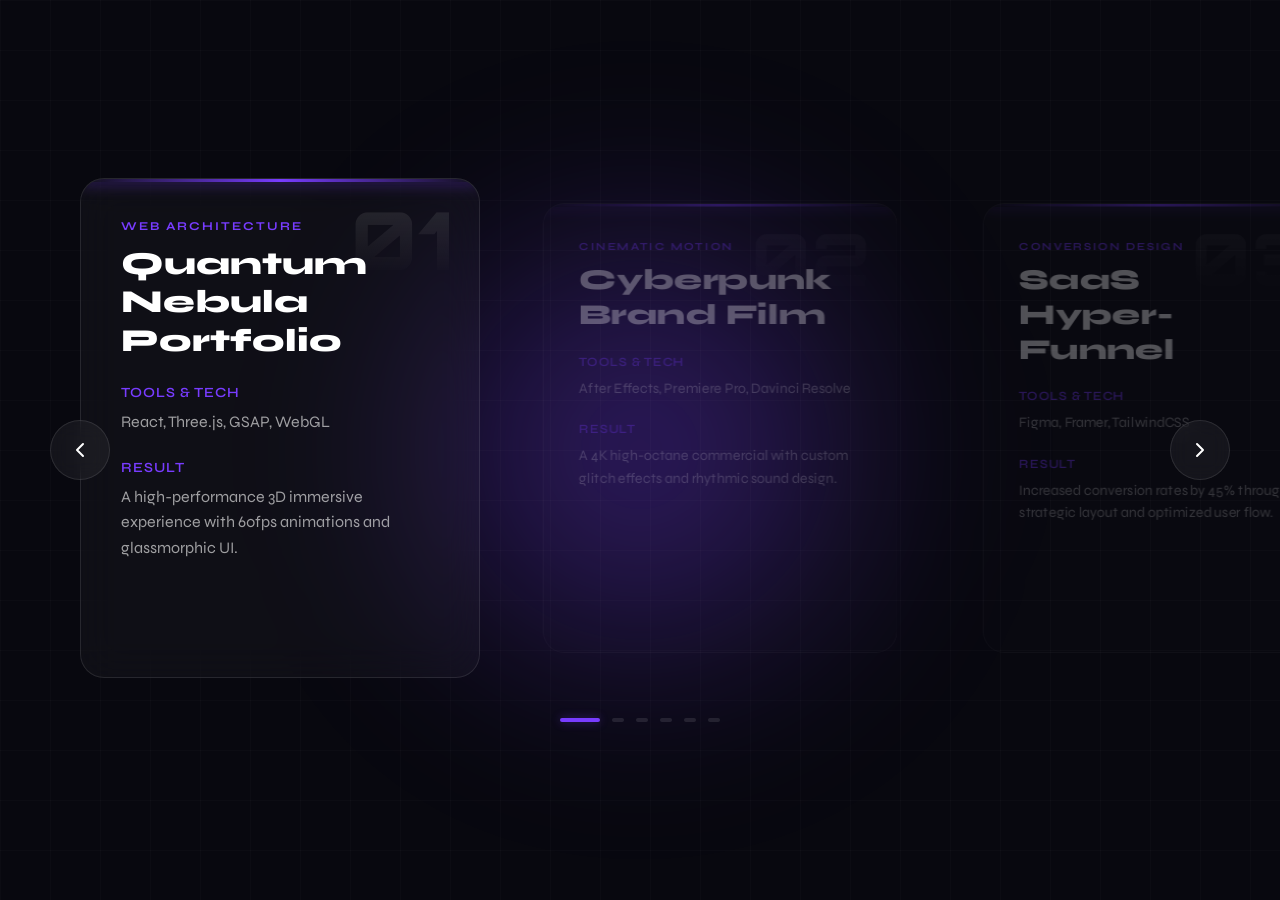
<file: futuristic-carousel/index.html>
<!DOCTYPE html>
<html lang="en">
<head>
    <meta charset="UTF-8">
    <meta name="viewport" content="width=device-width, initial-scale=1.0">
    <title>Futuristic Card Carousel | 3D Portfolio</title>
    <!-- Google Fonts: Orbitron (Labels), Syne (Body) -->
    <link rel="preconnect" href="https://fonts.googleapis.com">
    <link rel="preconnect" href="https://fonts.gstatic.com" crossorigin>
    <link href="https://fonts.googleapis.com/css2?family=Orbitron:wght@400;700;900&family=Syne:wght@400;600;700;800&display=swap" rel="stylesheet">
    <link rel="stylesheet" href="style.css">
</head>
<body>
    <div class="glow-bg"></div>
    <div class="grid-overlay"></div>

    <main class="carousel-container">
        <div class="carousel-wrapper" id="carouselWrapper">
            <!-- Card 01: Web Development -->
            <div class="carousel-card">
                <div class="card-inner">
                    <div class="card-glow-border"></div>
                    <div class="card-number">01</div>
                    <div class="card-content">
                        <div class="category-tag">Web Architecture</div>
                        <h2 class="card-title">Quantum Nebula Portfolio</h2>
                        <div class="section">
                            <h3 class="section-label">Tools & Tech</h3>
                            <p class="section-text">React, Three.js, GSAP, WebGL</p>
                        </div>
                        <div class="section">
                            <h3 class="section-label">Result</h3>
                            <p class="section-text">A high-performance 3D immersive experience with 60fps animations and glassmorphic UI.</p>
                        </div>
                    </div>
                </div>
            </div>

            <!-- Card 02: Video Editing -->
            <div class="carousel-card">
                <div class="card-inner">
                    <div class="card-glow-border"></div>
                    <div class="card-number">02</div>
                    <div class="card-content">
                        <div class="category-tag">Cinematic Motion</div>
                        <h2 class="card-title">Cyberpunk Brand Film</h2>
                        <div class="section">
                            <h3 class="section-label">Tools & Tech</h3>
                            <p class="section-text">After Effects, Premiere Pro, Davinci Resolve</p>
                        </div>
                        <div class="section">
                            <h3 class="section-label">Result</h3>
                            <p class="section-text">A 4K high-octane commercial with custom glitch effects and rhythmic sound design.</p>
                        </div>
                    </div>
                </div>
            </div>

            <!-- Card 03: Landing Page -->
            <div class="carousel-card">
                <div class="card-inner">
                    <div class="card-glow-border"></div>
                    <div class="card-number">03</div>
                    <div class="card-content">
                        <div class="category-tag">Conversion Design</div>
                        <h2 class="card-title">SaaS Hyper-Funnel</h2>
                        <div class="section">
                            <h3 class="section-label">Tools & Tech</h3>
                            <p class="section-text">Figma, Framer, TailwindCSS</p>
                        </div>
                        <div class="section">
                            <h3 class="section-label">Result</h3>
                            <p class="section-text">Increased conversion rates by 45% through strategic layout and optimized user flow.</p>
                        </div>
                    </div>
                </div>
            </div>

            <!-- Card 04: UI/UX -->
            <div class="carousel-card">
                <div class="card-inner">
                    <div class="card-glow-border"></div>
                    <div class="card-number">04</div>
                    <div class="card-content">
                        <div class="category-tag">User Experience</div>
                        <h2 class="card-title">Nexus OS Interface</h2>
                        <div class="section">
                            <h3 class="section-label">Tools & Tech</h3>
                            <p class="section-text">Adobe XD, Spline, Lottie</p>
                        </div>
                        <div class="section">
                            <h3 class="section-label">Result</h3>
                            <p class="section-text">A futuristic operating system mockup with interactive 3D widgets and fluid navigation.</p>
                        </div>
                    </div>
                </div>
            </div>

            <!-- Card 05: Branding -->
            <div class="carousel-card">
                <div class="card-inner">
                    <div class="card-glow-border"></div>
                    <div class="card-number">05</div>
                    <div class="card-content">
                        <div class="category-tag">Identity Design</div>
                        <h2 class="card-title">Astral Identity System</h2>
                        <div class="section">
                            <h3 class="section-label">Tools & Tech</h3>
                            <p class="section-text">Illustrator, Photoshop, Midjourney</p>
                        </div>
                        <div class="section">
                            <h3 class="section-label">Result</h3>
                            <p class="section-text">Unified brand language for a space-tech startup, including logo and motion assets.</p>
                        </div>
                    </div>
                </div>
            </div>

            <!-- Card 06: E-commerce -->
            <div class="carousel-card">
                <div class="card-inner">
                    <div class="card-glow-border"></div>
                    <div class="card-number">06</div>
                    <div class="card-content">
                        <div class="category-tag">Direct to Consumer</div>
                        <h2 class="card-title">Veloce Gear Shop</h2>
                        <div class="section">
                            <h3 class="section-label">Tools & Tech</h3>
                            <p class="section-text">Next.js, Stripe, Sanity.io</p>
                        </div>
                        <div class="section">
                            <h3 class="section-label">Result</h3>
                            <p class="section-text">Blazing fast storefront with seamless checkout and real-time inventory tracking.</p>
                        </div>
                    </div>
                </div>
            </div>
        </div>

        <div class="nav-controls">
            <button class="nav-btn prev" id="prevBtn">
                <svg viewBox="0 0 24 24" fill="none" stroke="currentColor" stroke-width="2" stroke-linecap="round" stroke-linejoin="round"><polyline points="15 18 9 12 15 6"></polyline></svg>
            </button>
            <button class="nav-btn next" id="nextBtn">
                <svg viewBox="0 0 24 24" fill="none" stroke="currentColor" stroke-width="2" stroke-linecap="round" stroke-linejoin="round"><polyline points="9 18 15 12 9 6"></polyline></svg>
            </button>
        </div>

        <div class="dots-container" id="dotsContainer">
            <!-- Dots will be generated via JS -->
        </div>
    </main>

    <script src="script.js"></script>
</body>
</html>
</file>
<file: futuristic-carousel/style.css>
:root {
    --bg-color: #08080f;
    --accent-color: rgba(120, 60, 255, 1);
    --accent-glow: rgba(120, 60, 255, 0.4);
    --text-primary: #ffffff;
    --text-secondary: rgba(255, 255, 255, 0.6);
    --glass-bg: rgba(255, 255, 255, 0.03);
    --glass-border: rgba(255, 255, 255, 0.1);
    --easing: cubic-bezier(0.23, 1, 0.32, 1);
}

* {
    margin: 0;
    padding: 0;
    box-sizing: border-box;
}

body {
    background-color: var(--bg-color);
    color: var(--text-primary);
    font-family: 'Syne', sans-serif;
    overflow: hidden;
    height: 100vh;
    display: flex;
    align-items: center;
    justify-content: center;
}

/* Background Glow */
.glow-bg {
    position: fixed;
    top: 50%;
    left: 50%;
    transform: translate(-50%, -50%);
    width: 600px;
    height: 600px;
    background: radial-gradient(circle, var(--accent-glow) 0%, transparent 70%);
    z-index: -1;
    filter: blur(80px);
    animation: pulse 8s ease-in-out infinite;
}

@keyframes pulse {
    0%, 100% { transform: translate(-50%, -50%) scale(1); opacity: 0.5; }
    50% { transform: translate(-50%, -50%) scale(1.2); opacity: 0.8; }
}

/* Grid Overlay */
.grid-overlay {
    position: fixed;
    top: 0;
    left: 0;
    width: 100%;
    height: 100%;
    background-image: 
        linear-gradient(rgba(255, 255, 255, 0.02) 1px, transparent 1px),
        linear-gradient(90deg, rgba(255, 255, 255, 0.02) 1px, transparent 1px);
    background-size: 50px 50px;
    z-index: -1;
}

/* Carousel Styles */
.carousel-container {
    position: relative;
    width: 100%;
    max-width: 1200px;
    padding: 40px;
    perspective: 1000px;
}

.carousel-wrapper {
    display: flex;
    transition: transform 0.8s var(--easing);
    cursor: grab;
    user-select: none;
}

.carousel-wrapper:active {
    cursor: grabbing;
}

.carousel-card {
    flex: 0 0 400px;
    margin-right: 40px;
    opacity: 0.3;
    transform: scale(0.9) rotateY(10deg);
    transition: all 0.8s var(--easing);
}

.carousel-card.active {
    opacity: 1;
    transform: scale(1) rotateY(0deg);
}

.card-inner {
    position: relative;
    background: var(--glass-bg);
    backdrop-filter: blur(20px);
    border: 1px solid var(--glass-border);
    border-radius: 24px;
    padding: 40px;
    height: 500px;
    display: flex;
    flex-direction: column;
    justify-content: space-between;
    overflow: hidden;
}

.card-glow-border {
    position: absolute;
    top: 0;
    left: 0;
    width: 100%;
    height: 3px;
    background: linear-gradient(90deg, transparent, var(--accent-color), transparent);
    box-shadow: 0 0 15px var(--accent-color);
}

.card-number {
    font-family: 'Orbitron', sans-serif;
    font-size: 80px;
    font-weight: 900;
    line-height: 1;
    background: linear-gradient(180deg, rgba(255, 255, 255, 0.1) 0%, transparent 100%);
    -webkit-background-clip: text;
    -webkit-text-fill-color: transparent;
    position: absolute;
    top: 20px;
    right: 30px;
    z-index: 0;
}

.card-content {
    position: relative;
    z-index: 1;
}

.category-tag {
    font-size: 12px;
    font-weight: 700;
    letter-spacing: 2px;
    text-transform: uppercase;
    font-variant: small-caps;
    color: var(--accent-color);
    margin-bottom: 12px;
}

.card-title {
    font-size: 32px;
    font-weight: 800;
    margin-bottom: 24px;
    line-height: 1.2;
}

.section {
    margin-top: 24px;
}

.section-label {
    font-size: 14px;
    color: var(--accent-color);
    text-transform: uppercase;
    letter-spacing: 1px;
    margin-bottom: 8px;
    font-weight: 600;
}

.section-text {
    font-size: 16px;
    color: var(--text-secondary);
    line-height: 1.6;
}

/* Controls */
.nav-controls {
    position: absolute;
    top: 50%;
    left: 0;
    width: 100%;
    display: flex;
    justify-content: space-between;
    align-items: center;
    transform: translateY(-50%);
    pointer-events: none;
    padding: 0 10px;
    z-index: 10;
}

.nav-btn {
    width: 60px;
    height: 60px;
    border-radius: 50%;
    background: rgba(255, 255, 255, 0.05);
    border: 1px solid var(--glass-border);
    color: white;
    display: flex;
    align-items: center;
    justify-content: center;
    cursor: pointer;
    backdrop-filter: blur(10px);
    pointer-events: all;
    transition: all 0.3s var(--easing);
}

.nav-btn:hover {
    background: var(--accent-color);
    box-shadow: 0 0 20px var(--accent-glow);
    border-color: transparent;
}

.nav-btn svg {
    width: 24px;
    height: 24px;
}

.dots-container {
    display: flex;
    justify-content: center;
    margin-top: 40px;
    gap: 12px;
}

.dot {
    width: 12px;
    height: 4px;
    background: rgba(255, 255, 255, 0.1);
    border-radius: 2px;
    cursor: pointer;
    transition: all 0.3s var(--easing);
}

.dot.active {
    width: 40px;
    background: var(--accent-color);
    box-shadow: 0 0 10px var(--accent-glow);
}

/* Responsive */
@media (max-width: 768px) {
    .carousel-card {
        flex: 0 0 300px;
        margin-right: 20px;
    }
    .card-inner {
        height: 450px;
        padding: 30px;
    }
    .card-title {
        font-size: 24px;
    }
    .nav-controls {
        display: none; /* Hide buttons on mobile, rely on swipe */
    }
}
</file>
